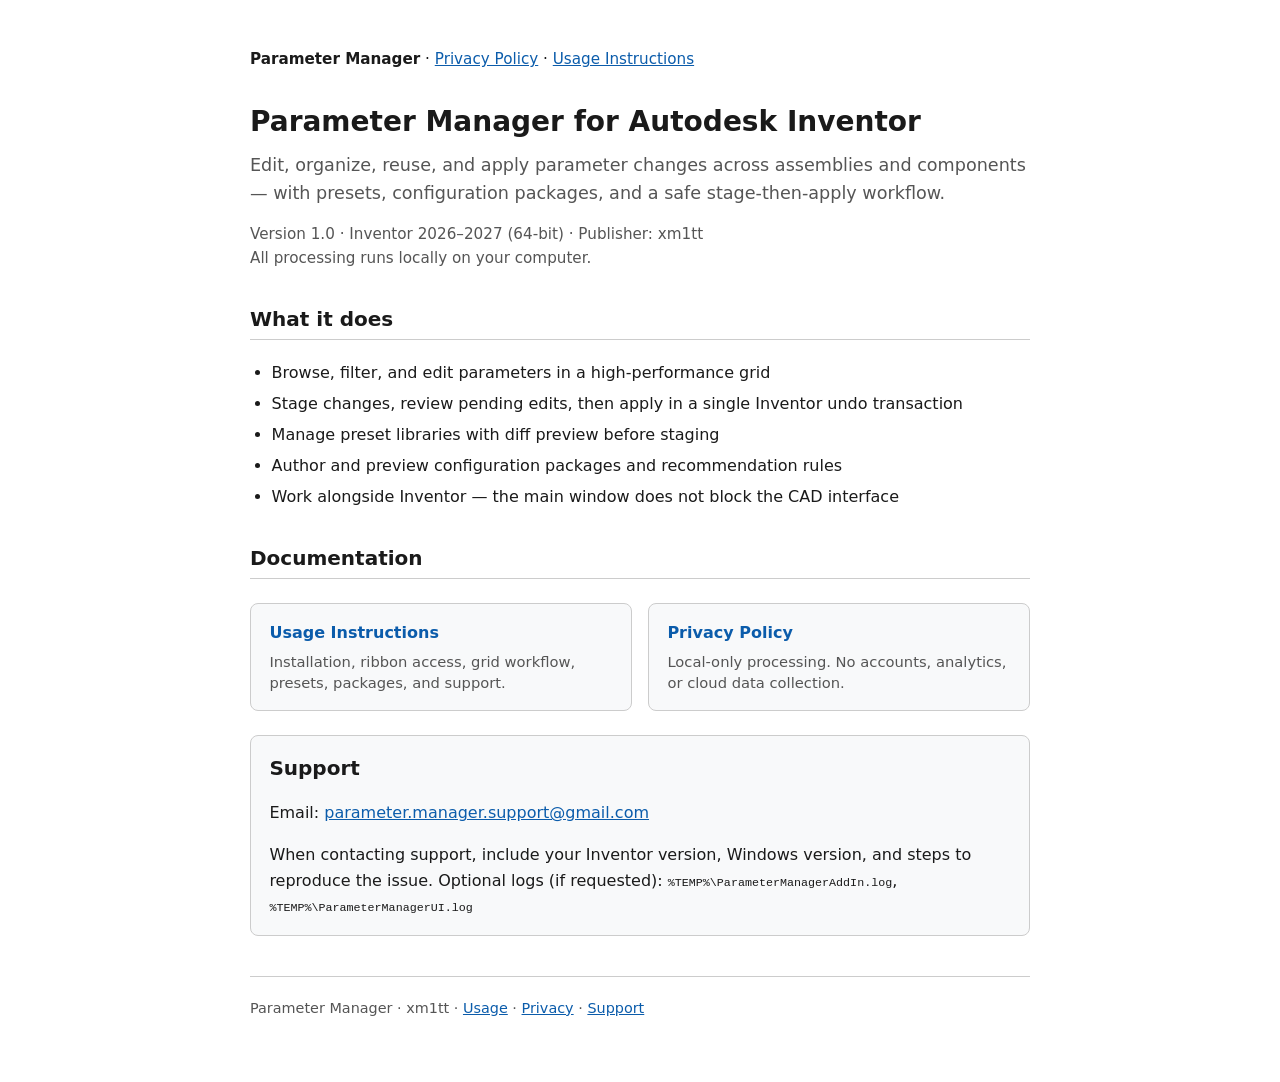
<file: index.html>
<!DOCTYPE html>
<html lang="en">
<head>
  <meta charset="utf-8">
  <meta name="viewport" content="width=device-width, initial-scale=1">
  <title>Parameter Manager for Autodesk Inventor</title>
  <meta name="description" content="Edit, organize, reuse, and apply parameter changes across assemblies and components in Autodesk Inventor 2026–2027.">
  <link rel="stylesheet" href="site.css">
</head>
<body>

<p class="site-nav"><strong>Parameter Manager</strong> · <a href="privacy.html">Privacy Policy</a> · <a href="usage.html">Usage Instructions</a></p>

<div class="hero">
  <h1>Parameter Manager for Autodesk Inventor</h1>
  <p class="hero-tagline">
    Edit, organize, reuse, and apply parameter changes across assemblies and components —
    with presets, configuration packages, and a safe stage-then-apply workflow.
  </p>
  <p class="meta">
    Version 1.0 · Inventor 2026–2027 (64-bit) · Publisher: xm1tt<br>
    All processing runs locally on your computer.
  </p>
</div>

<h2>What it does</h2>
<ul class="feature-list">
  <li>Browse, filter, and edit parameters in a high-performance grid</li>
  <li>Stage changes, review pending edits, then apply in a single Inventor undo transaction</li>
  <li>Manage preset libraries with diff preview before staging</li>
  <li>Author and preview configuration packages and recommendation rules</li>
  <li>Work alongside Inventor — the main window does not block the CAD interface</li>
</ul>

<h2>Documentation</h2>
<div class="link-cards">
  <a class="link-card" href="usage.html">
    <span class="link-card-title">Usage Instructions</span>
    <span class="link-card-desc">Installation, ribbon access, grid workflow, presets, packages, and support.</span>
  </a>
  <a class="link-card" href="privacy.html">
    <span class="link-card-title">Privacy Policy</span>
    <span class="link-card-desc">Local-only processing. No accounts, analytics, or cloud data collection.</span>
  </a>
</div>

<div class="support-block">
  <h2 style="margin-top: 0; border: 0; padding: 0;">Support</h2>
  <p>
    Email:
    <a href="mailto:parameter.manager.support@gmail.com">parameter.manager.support@gmail.com</a>
  </p>
  <p>
    When contacting support, include your Inventor version, Windows version, and steps to reproduce the issue.
    Optional logs (if requested): <code>%TEMP%\ParameterManagerAddIn.log</code>,
    <code>%TEMP%\ParameterManagerUI.log</code>
  </p>
</div>

<p class="site-footer">
  Parameter Manager · xm1tt ·
  <a href="usage.html">Usage</a> ·
  <a href="privacy.html">Privacy</a> ·
  <a href="mailto:parameter.manager.support@gmail.com">Support</a>
</p>

</body>
</html>
</file>
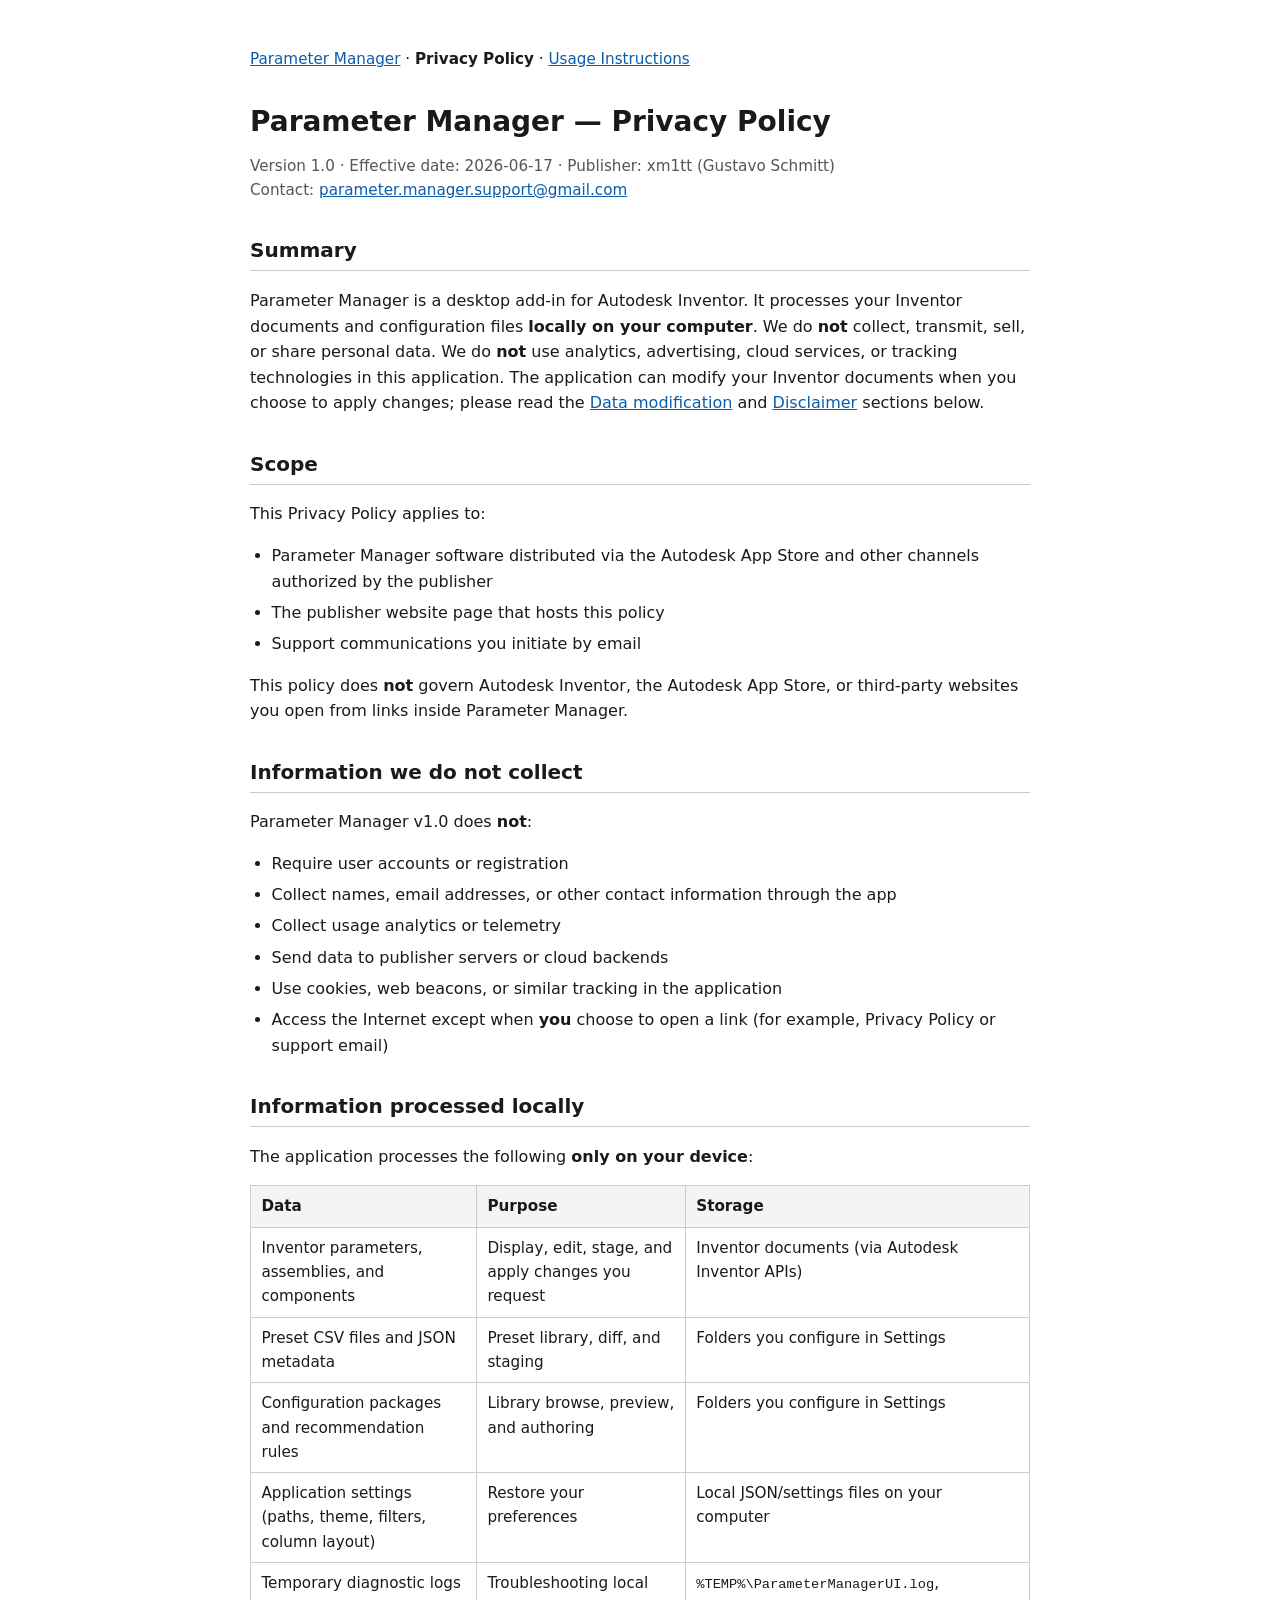
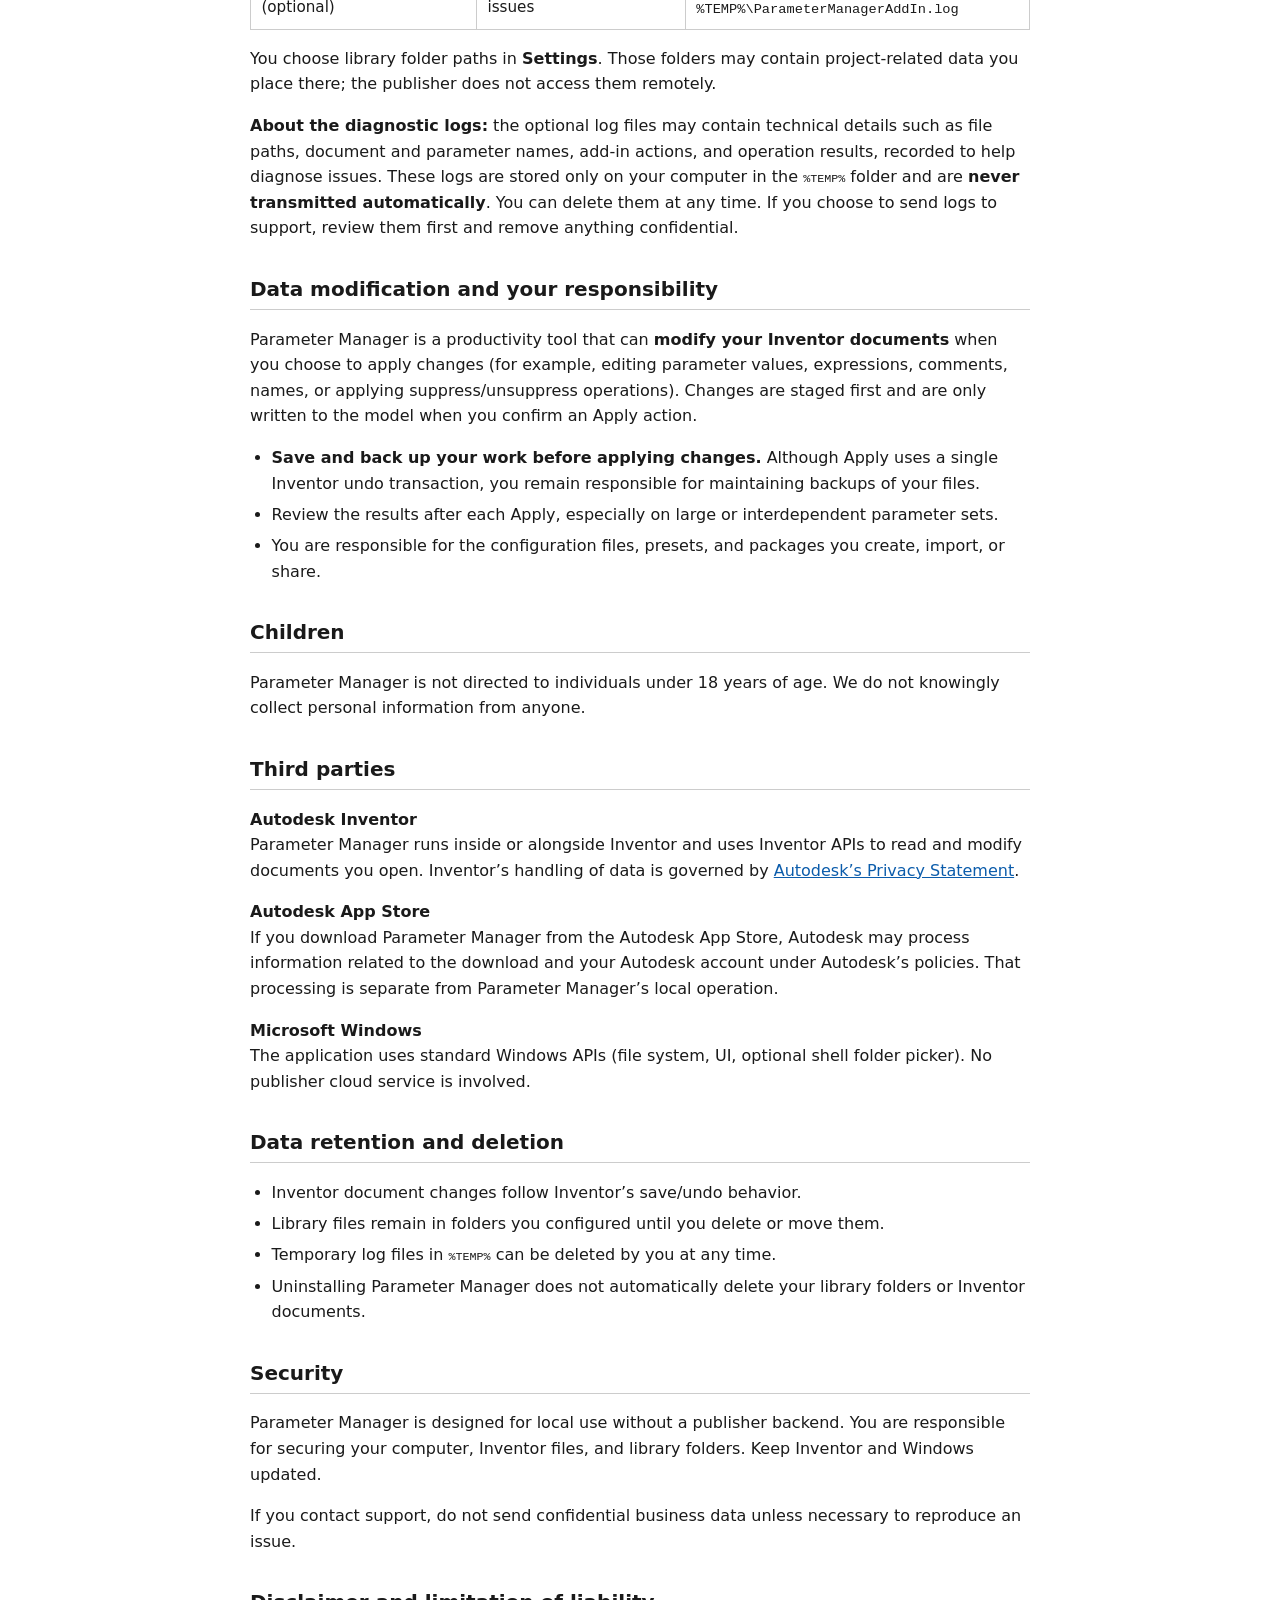
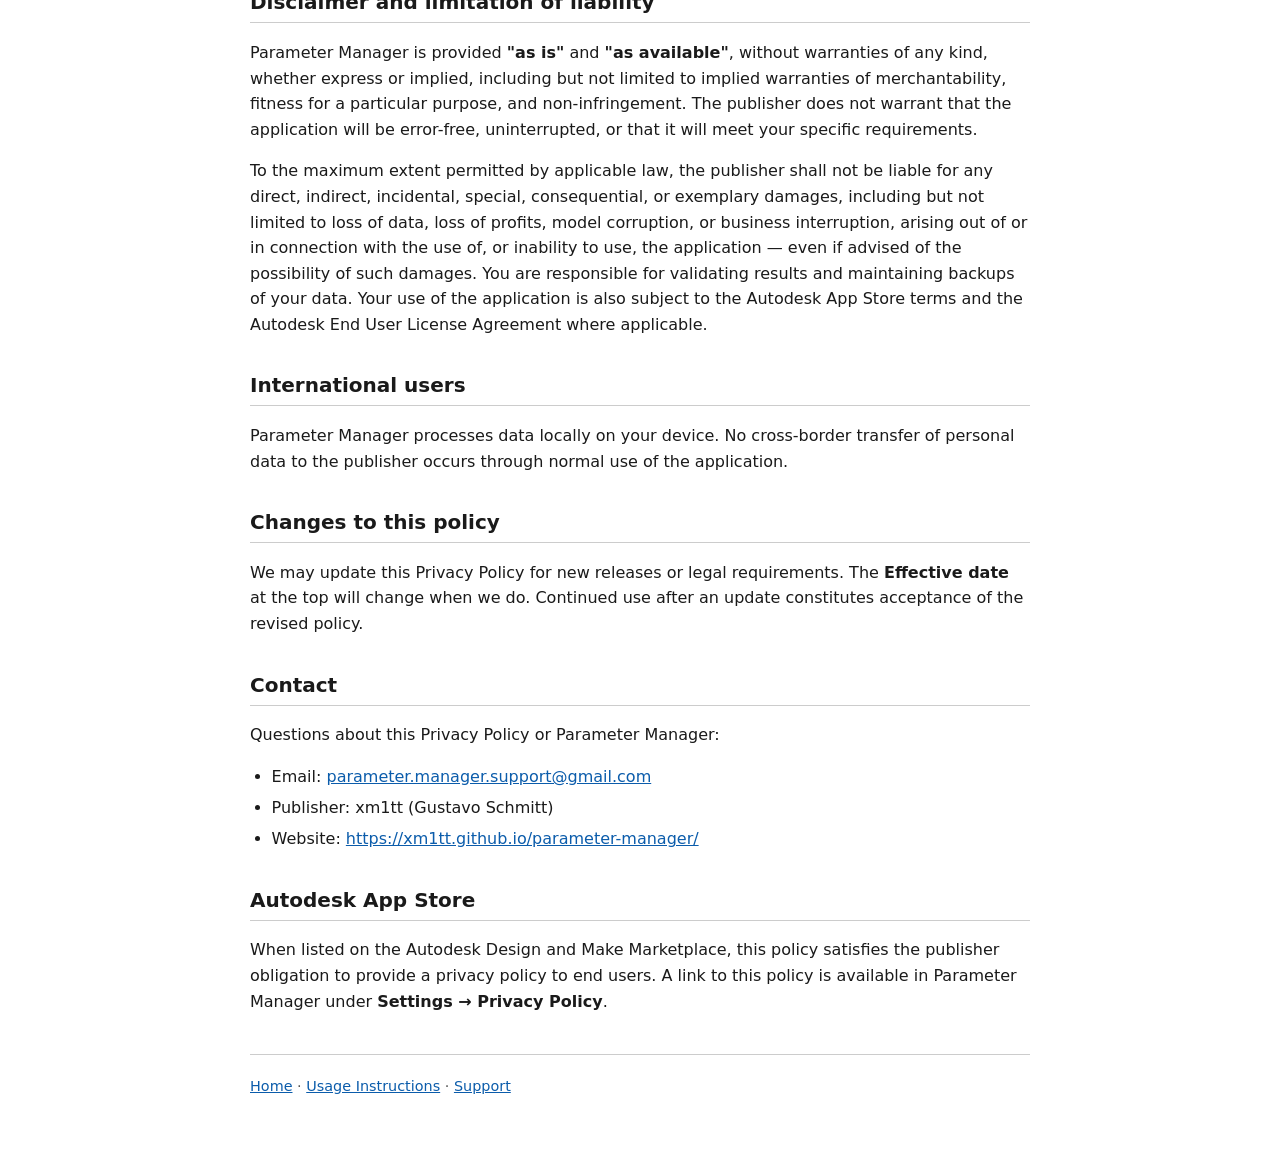
<file: privacy.html>
<!DOCTYPE html>
<html lang="en">
<head>
  <meta charset="utf-8">
  <meta name="viewport" content="width=device-width, initial-scale=1">
  <title>Parameter Manager — Privacy Policy</title>
  <meta name="description" content="Privacy Policy for Parameter Manager — local processing, no data collection.">
  <link rel="stylesheet" href="site.css">
</head>
<body>

<p class="site-nav"><a href="index.html">Parameter Manager</a> · <strong>Privacy Policy</strong> · <a href="usage.html">Usage Instructions</a></p>

<h1>Parameter Manager — Privacy Policy</h1>
<p class="meta">
  Version 1.0 · Effective date: 2026-06-17 · Publisher: xm1tt (Gustavo Schmitt)<br>
  Contact: <a href="mailto:parameter.manager.support@gmail.com">parameter.manager.support@gmail.com</a>
</p>

<h2>Summary</h2>
<p>
  Parameter Manager is a desktop add-in for Autodesk Inventor. It processes your Inventor documents and
  configuration files <strong>locally on your computer</strong>. We do <strong>not</strong> collect, transmit,
  sell, or share personal data. We do <strong>not</strong> use analytics, advertising, cloud services, or
  tracking technologies in this application. The application can modify your Inventor documents when you choose
  to apply changes; please read the <a href="#data-modification">Data modification</a> and
  <a href="#disclaimer">Disclaimer</a> sections below.
</p>

<h2>Scope</h2>
<p>This Privacy Policy applies to:</p>
<ul>
  <li>Parameter Manager software distributed via the Autodesk App Store and other channels authorized by the publisher</li>
  <li>The publisher website page that hosts this policy</li>
  <li>Support communications you initiate by email</li>
</ul>
<p>
  This policy does <strong>not</strong> govern Autodesk Inventor, the Autodesk App Store, or third-party websites
  you open from links inside Parameter Manager.
</p>

<h2>Information we do not collect</h2>
<p>Parameter Manager v1.0 does <strong>not</strong>:</p>
<ul>
  <li>Require user accounts or registration</li>
  <li>Collect names, email addresses, or other contact information through the app</li>
  <li>Collect usage analytics or telemetry</li>
  <li>Send data to publisher servers or cloud backends</li>
  <li>Use cookies, web beacons, or similar tracking in the application</li>
  <li>Access the Internet except when <strong>you</strong> choose to open a link (for example, Privacy Policy or support email)</li>
</ul>

<h2>Information processed locally</h2>
<p>The application processes the following <strong>only on your device</strong>:</p>
<table>
  <thead>
    <tr><th>Data</th><th>Purpose</th><th>Storage</th></tr>
  </thead>
  <tbody>
    <tr>
      <td>Inventor parameters, assemblies, and components</td>
      <td>Display, edit, stage, and apply changes you request</td>
      <td>Inventor documents (via Autodesk Inventor APIs)</td>
    </tr>
    <tr>
      <td>Preset CSV files and JSON metadata</td>
      <td>Preset library, diff, and staging</td>
      <td>Folders you configure in Settings</td>
    </tr>
    <tr>
      <td>Configuration packages and recommendation rules</td>
      <td>Library browse, preview, and authoring</td>
      <td>Folders you configure in Settings</td>
    </tr>
    <tr>
      <td>Application settings (paths, theme, filters, column layout)</td>
      <td>Restore your preferences</td>
      <td>Local JSON/settings files on your computer</td>
    </tr>
    <tr>
      <td>Temporary diagnostic logs (optional)</td>
      <td>Troubleshooting local issues</td>
      <td><code>%TEMP%\ParameterManagerUI.log</code>, <code>%TEMP%\ParameterManagerAddIn.log</code></td>
    </tr>
  </tbody>
</table>
<p>
  You choose library folder paths in <strong>Settings</strong>. Those folders may contain project-related data
  you place there; the publisher does not access them remotely.
</p>
<p>
  <strong>About the diagnostic logs:</strong> the optional log files may contain technical details such as
  file paths, document and parameter names, add-in actions, and operation results, recorded to help diagnose
  issues. These logs are stored only on your computer in the <code>%TEMP%</code> folder and are
  <strong>never transmitted automatically</strong>. You can delete them at any time. If you choose to send logs
  to support, review them first and remove anything confidential.
</p>

<h2 id="data-modification">Data modification and your responsibility</h2>
<p>
  Parameter Manager is a productivity tool that can <strong>modify your Inventor documents</strong> when you
  choose to apply changes (for example, editing parameter values, expressions, comments, names, or applying
  suppress/unsuppress operations). Changes are staged first and are only written to the model when you confirm
  an Apply action.
</p>
<ul>
  <li><strong>Save and back up your work before applying changes.</strong> Although Apply uses a single Inventor undo transaction, you remain responsible for maintaining backups of your files.</li>
  <li>Review the results after each Apply, especially on large or interdependent parameter sets.</li>
  <li>You are responsible for the configuration files, presets, and packages you create, import, or share.</li>
</ul>

<h2>Children</h2>
<p>
  Parameter Manager is not directed to individuals under 18 years of age. We do not knowingly collect personal
  information from anyone.
</p>

<h2>Third parties</h2>
<p><strong>Autodesk Inventor</strong><br>
  Parameter Manager runs inside or alongside Inventor and uses Inventor APIs to read and modify documents you open.
  Inventor’s handling of data is governed by
  <a href="https://www.autodesk.com/company/legal-notices-trademarks/privacy-statement" rel="noopener noreferrer">Autodesk’s Privacy Statement</a>.
</p>
<p><strong>Autodesk App Store</strong><br>
  If you download Parameter Manager from the Autodesk App Store, Autodesk may process information related to the
  download and your Autodesk account under Autodesk’s policies. That processing is separate from Parameter Manager’s
  local operation.
</p>
<p><strong>Microsoft Windows</strong><br>
  The application uses standard Windows APIs (file system, UI, optional shell folder picker). No publisher cloud
  service is involved.
</p>

<h2>Data retention and deletion</h2>
<ul>
  <li>Inventor document changes follow Inventor’s save/undo behavior.</li>
  <li>Library files remain in folders you configured until you delete or move them.</li>
  <li>Temporary log files in <code>%TEMP%</code> can be deleted by you at any time.</li>
  <li>Uninstalling Parameter Manager does not automatically delete your library folders or Inventor documents.</li>
</ul>

<h2>Security</h2>
<p>
  Parameter Manager is designed for local use without a publisher backend. You are responsible for securing your
  computer, Inventor files, and library folders. Keep Inventor and Windows updated.
</p>
<p>If you contact support, do not send confidential business data unless necessary to reproduce an issue.</p>

<h2 id="disclaimer">Disclaimer and limitation of liability</h2>
<p>
  Parameter Manager is provided <strong>"as is"</strong> and <strong>"as available"</strong>, without warranties
  of any kind, whether express or implied, including but not limited to implied warranties of merchantability,
  fitness for a particular purpose, and non-infringement. The publisher does not warrant that the application will
  be error-free, uninterrupted, or that it will meet your specific requirements.
</p>
<p>
  To the maximum extent permitted by applicable law, the publisher shall not be liable for any direct, indirect,
  incidental, special, consequential, or exemplary damages, including but not limited to loss of data, loss of
  profits, model corruption, or business interruption, arising out of or in connection with the use of, or
  inability to use, the application — even if advised of the possibility of such damages. You are responsible for
  validating results and maintaining backups of your data. Your use of the application is also subject to the
  Autodesk App Store terms and the Autodesk End User License Agreement where applicable.
</p>

<h2>International users</h2>
<p>
  Parameter Manager processes data locally on your device. No cross-border transfer of personal data to the publisher
  occurs through normal use of the application.
</p>

<h2>Changes to this policy</h2>
<p>
  We may update this Privacy Policy for new releases or legal requirements. The <strong>Effective date</strong> at
  the top will change when we do. Continued use after an update constitutes acceptance of the revised policy.
</p>

<h2>Contact</h2>
<p>Questions about this Privacy Policy or Parameter Manager:</p>
<ul>
  <li>Email: <a href="mailto:parameter.manager.support@gmail.com">parameter.manager.support@gmail.com</a></li>
  <li>Publisher: xm1tt (Gustavo Schmitt)</li>
  <li>Website: <a href="https://xm1tt.github.io/parameter-manager/">https://xm1tt.github.io/parameter-manager/</a></li>
</ul>

<h2>Autodesk App Store</h2>
<p>
  When listed on the Autodesk Design and Make Marketplace, this policy satisfies the publisher obligation to provide
  a privacy policy to end users. A link to this policy is available in Parameter Manager under
  <strong>Settings → Privacy Policy</strong>.
</p>

<p class="site-footer">
  <a href="index.html">Home</a> ·
  <a href="usage.html">Usage Instructions</a> ·
  <a href="mailto:parameter.manager.support@gmail.com">Support</a>
</p>

</body>
</html>
</file>
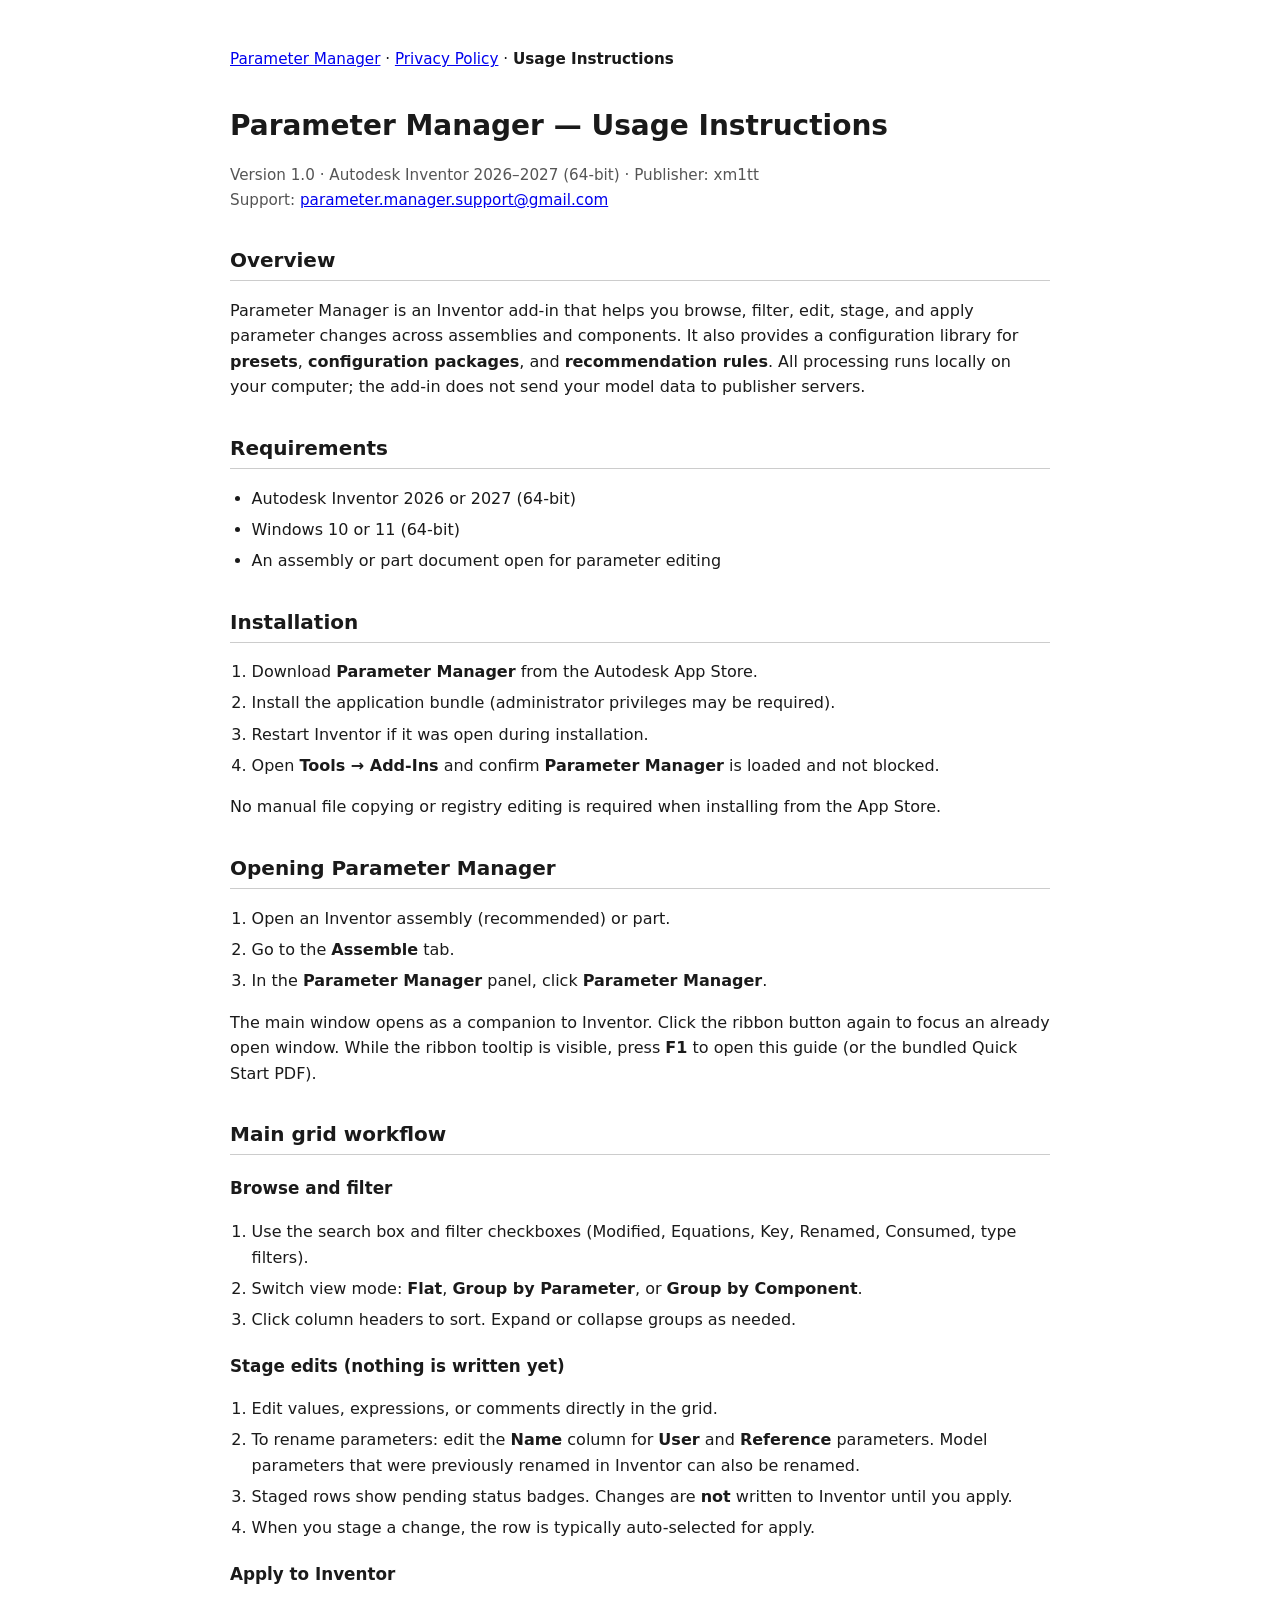
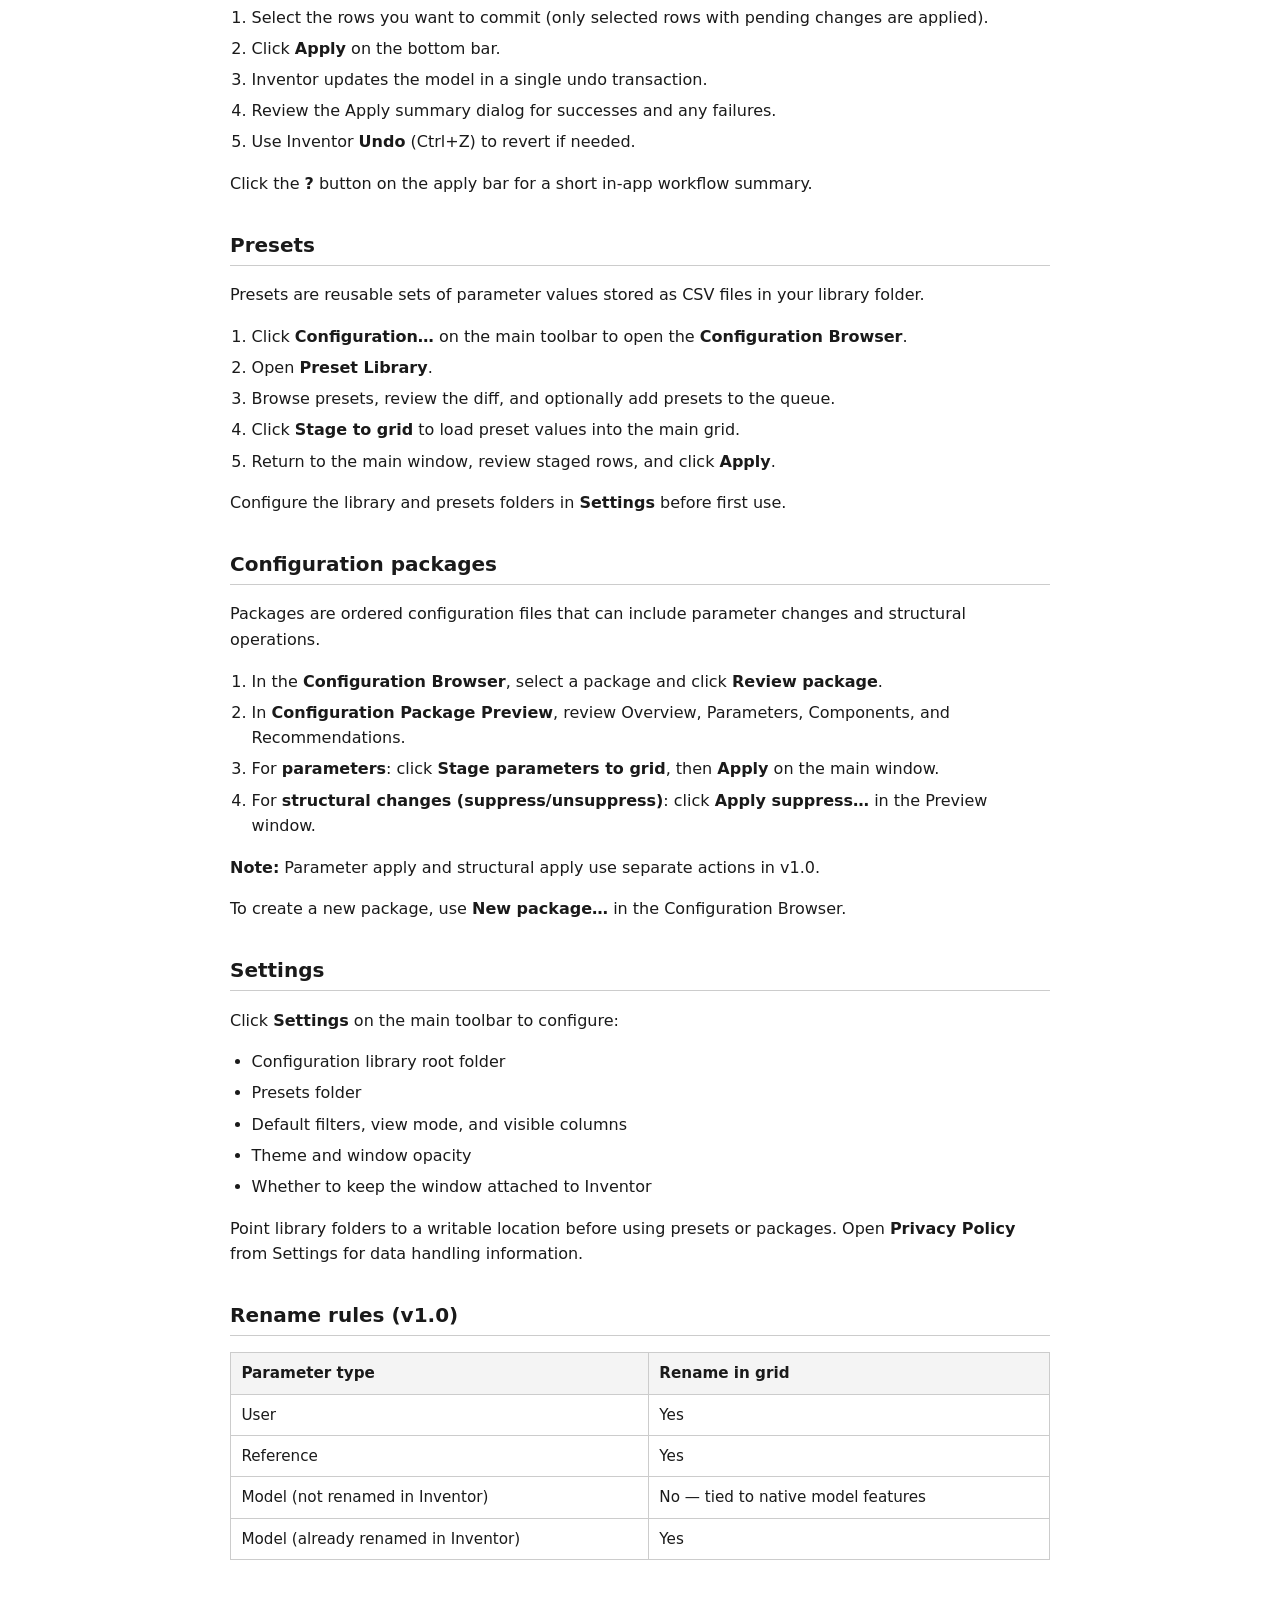
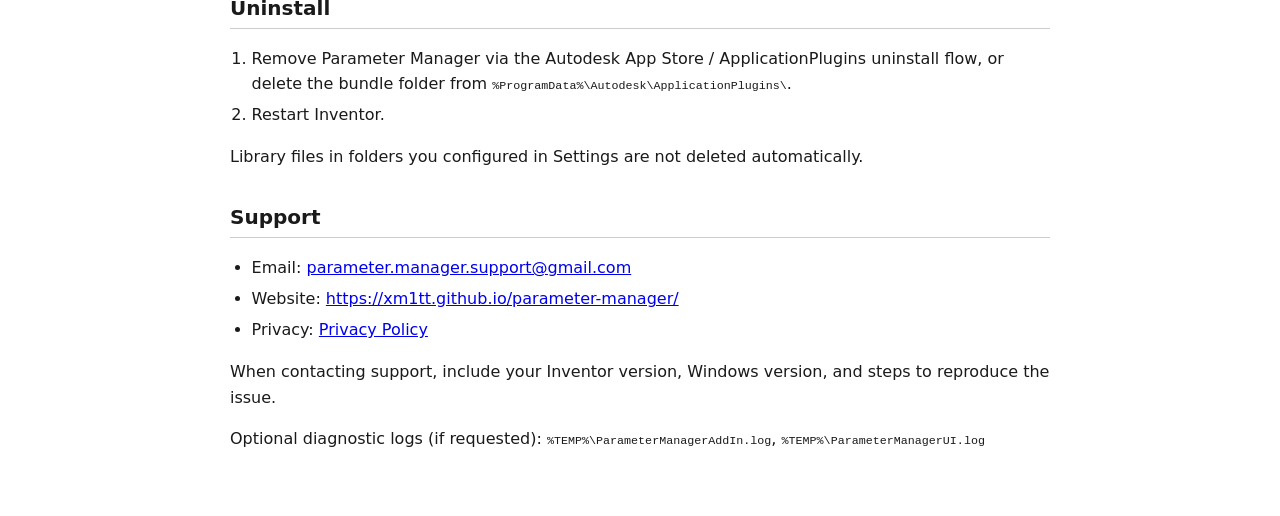
<file: usage.html>
<!DOCTYPE html>
<html lang="en">
<head>
  <meta charset="utf-8">
  <meta name="viewport" content="width=device-width, initial-scale=1">
  <title>Parameter Manager — Usage Instructions</title>
  <meta name="description" content="How to install and use Parameter Manager for Autodesk Inventor 2026–2027.">
  <style>
    :root { color-scheme: light dark; }
    body {
      font-family: "Segoe UI", system-ui, sans-serif;
      line-height: 1.6;
      max-width: 820px;
      margin: 0 auto;
      padding: 2rem 1.25rem 3rem;
      color: #1a1a1a;
      background: #fff;
    }
    @media (prefers-color-scheme: dark) {
      body { color: #e8e8e8; background: #121212; }
      a { color: #7eb8ff; }
      hr { border-color: #333; }
    }
    h1 { font-size: 1.75rem; margin-bottom: 0.25rem; }
    h2 { font-size: 1.25rem; margin-top: 2rem; border-bottom: 1px solid #ccc; padding-bottom: 0.25rem; }
    h3 { font-size: 1.05rem; margin-top: 1.25rem; }
    .meta { color: #555; font-size: 0.95rem; margin-bottom: 1.5rem; }
    @media (prefers-color-scheme: dark) { .meta { color: #aaa; } }
    code { font-size: 0.9em; }
    ul, ol { padding-left: 1.35rem; }
    li { margin: 0.35rem 0; }
    .nav { margin-bottom: 2rem; font-size: 0.95rem; }
    table { border-collapse: collapse; width: 100%; margin: 1rem 0; font-size: 0.95rem; }
    th, td { border: 1px solid #ccc; padding: 0.5rem 0.65rem; text-align: left; vertical-align: top; }
    @media (prefers-color-scheme: dark) { th, td { border-color: #444; } }
    th { background: #f4f4f4; }
    @media (prefers-color-scheme: dark) { th { background: #1e1e1e; } }
  </style>
</head>
<body>

<p class="nav"><a href="index.html">Parameter Manager</a> · <a href="privacy.html">Privacy Policy</a> · <strong>Usage Instructions</strong></p>

<h1>Parameter Manager — Usage Instructions</h1>
<p class="meta">
  Version 1.0 · Autodesk Inventor 2026–2027 (64-bit) · Publisher: xm1tt<br>
  Support: <a href="mailto:parameter.manager.support@gmail.com">parameter.manager.support@gmail.com</a>
</p>

<h2>Overview</h2>
<p>
  Parameter Manager is an Inventor add-in that helps you browse, filter, edit, stage, and apply parameter changes
  across assemblies and components. It also provides a configuration library for <strong>presets</strong>,
  <strong>configuration packages</strong>, and <strong>recommendation rules</strong>.
  All processing runs locally on your computer; the add-in does not send your model data to publisher servers.
</p>

<h2>Requirements</h2>
<ul>
  <li>Autodesk Inventor 2026 or 2027 (64-bit)</li>
  <li>Windows 10 or 11 (64-bit)</li>
  <li>An assembly or part document open for parameter editing</li>
</ul>

<h2>Installation</h2>
<ol>
  <li>Download <strong>Parameter Manager</strong> from the Autodesk App Store.</li>
  <li>Install the application bundle (administrator privileges may be required).</li>
  <li>Restart Inventor if it was open during installation.</li>
  <li>Open <strong>Tools → Add-Ins</strong> and confirm <strong>Parameter Manager</strong> is loaded and not blocked.</li>
</ol>
<p>No manual file copying or registry editing is required when installing from the App Store.</p>

<h2>Opening Parameter Manager</h2>
<ol>
  <li>Open an Inventor assembly (recommended) or part.</li>
  <li>Go to the <strong>Assemble</strong> tab.</li>
  <li>In the <strong>Parameter Manager</strong> panel, click <strong>Parameter Manager</strong>.</li>
</ol>
<p>
  The main window opens as a companion to Inventor. Click the ribbon button again to focus an already open window.
  While the ribbon tooltip is visible, press <strong>F1</strong> to open this guide (or the bundled Quick Start PDF).
</p>

<h2>Main grid workflow</h2>
<h3>Browse and filter</h3>
<ol>
  <li>Use the search box and filter checkboxes (Modified, Equations, Key, Renamed, Consumed, type filters).</li>
  <li>Switch view mode: <strong>Flat</strong>, <strong>Group by Parameter</strong>, or <strong>Group by Component</strong>.</li>
  <li>Click column headers to sort. Expand or collapse groups as needed.</li>
</ol>

<h3>Stage edits (nothing is written yet)</h3>
<ol>
  <li>Edit values, expressions, or comments directly in the grid.</li>
  <li>To rename parameters: edit the <strong>Name</strong> column for <strong>User</strong> and <strong>Reference</strong> parameters.
      Model parameters that were previously renamed in Inventor can also be renamed.</li>
  <li>Staged rows show pending status badges. Changes are <strong>not</strong> written to Inventor until you apply.</li>
  <li>When you stage a change, the row is typically auto-selected for apply.</li>
</ol>

<h3>Apply to Inventor</h3>
<ol>
  <li>Select the rows you want to commit (only selected rows with pending changes are applied).</li>
  <li>Click <strong>Apply</strong> on the bottom bar.</li>
  <li>Inventor updates the model in a single undo transaction.</li>
  <li>Review the Apply summary dialog for successes and any failures.</li>
  <li>Use Inventor <strong>Undo</strong> (Ctrl+Z) to revert if needed.</li>
</ol>
<p>Click the <strong>?</strong> button on the apply bar for a short in-app workflow summary.</p>

<h2>Presets</h2>
<p>Presets are reusable sets of parameter values stored as CSV files in your library folder.</p>
<ol>
  <li>Click <strong>Configuration…</strong> on the main toolbar to open the <strong>Configuration Browser</strong>.</li>
  <li>Open <strong>Preset Library</strong>.</li>
  <li>Browse presets, review the diff, and optionally add presets to the queue.</li>
  <li>Click <strong>Stage to grid</strong> to load preset values into the main grid.</li>
  <li>Return to the main window, review staged rows, and click <strong>Apply</strong>.</li>
</ol>
<p>Configure the library and presets folders in <strong>Settings</strong> before first use.</p>

<h2>Configuration packages</h2>
<p>Packages are ordered configuration files that can include parameter changes and structural operations.</p>
<ol>
  <li>In the <strong>Configuration Browser</strong>, select a package and click <strong>Review package</strong>.</li>
  <li>In <strong>Configuration Package Preview</strong>, review Overview, Parameters, Components, and Recommendations.</li>
  <li>For <strong>parameters</strong>: click <strong>Stage parameters to grid</strong>, then <strong>Apply</strong> on the main window.</li>
  <li>For <strong>structural changes (suppress/unsuppress)</strong>: click <strong>Apply suppress…</strong> in the Preview window.</li>
</ol>
<p><strong>Note:</strong> Parameter apply and structural apply use separate actions in v1.0.</p>
<p>To create a new package, use <strong>New package…</strong> in the Configuration Browser.</p>

<h2>Settings</h2>
<p>Click <strong>Settings</strong> on the main toolbar to configure:</p>
<ul>
  <li>Configuration library root folder</li>
  <li>Presets folder</li>
  <li>Default filters, view mode, and visible columns</li>
  <li>Theme and window opacity</li>
  <li>Whether to keep the window attached to Inventor</li>
</ul>
<p>Point library folders to a writable location before using presets or packages. Open <strong>Privacy Policy</strong> from Settings for data handling information.</p>

<h2>Rename rules (v1.0)</h2>
<table>
  <thead>
    <tr><th>Parameter type</th><th>Rename in grid</th></tr>
  </thead>
  <tbody>
    <tr><td>User</td><td>Yes</td></tr>
    <tr><td>Reference</td><td>Yes</td></tr>
    <tr><td>Model (not renamed in Inventor)</td><td>No — tied to native model features</td></tr>
    <tr><td>Model (already renamed in Inventor)</td><td>Yes</td></tr>
  </tbody>
</table>

<h2>Uninstall</h2>
<ol>
  <li>Remove Parameter Manager via the Autodesk App Store / ApplicationPlugins uninstall flow, or delete the bundle folder from
      <code>%ProgramData%\Autodesk\ApplicationPlugins\</code>.</li>
  <li>Restart Inventor.</li>
</ol>
<p>Library files in folders you configured in Settings are not deleted automatically.</p>

<h2>Support</h2>
<ul>
  <li>Email: <a href="mailto:parameter.manager.support@gmail.com">parameter.manager.support@gmail.com</a></li>
  <li>Website: <a href="https://xm1tt.github.io/parameter-manager/">https://xm1tt.github.io/parameter-manager/</a></li>
  <li>Privacy: <a href="privacy.html">Privacy Policy</a></li>
</ul>
<p>When contacting support, include your Inventor version, Windows version, and steps to reproduce the issue.</p>
<p>Optional diagnostic logs (if requested): <code>%TEMP%\ParameterManagerAddIn.log</code>, <code>%TEMP%\ParameterManagerUI.log</code></p>

</body>
</html>
</file>
<file: site.css>
:root {
  color-scheme: light dark;
  --text: #1a1a1a;
  --text-muted: #555;
  --bg: #fff;
  --border: #ccc;
  --table-head: #f4f4f4;
  --link: #0b5cab;
  --card-bg: #f8f9fa;
  --accent: #0b5cab;
}

@media (prefers-color-scheme: dark) {
  :root {
    --text: #e8e8e8;
    --text-muted: #aaa;
    --bg: #121212;
    --border: #444;
    --table-head: #1e1e1e;
    --link: #7eb8ff;
    --card-bg: #1a1a1a;
    --accent: #7eb8ff;
  }
}

* {
  box-sizing: border-box;
}

body {
  font-family: "Segoe UI", system-ui, sans-serif;
  line-height: 1.6;
  max-width: 820px;
  margin: 0 auto;
  padding: 2rem 1.25rem 3rem;
  color: var(--text);
  background: var(--bg);
}

a {
  color: var(--link);
}

a:hover {
  text-decoration: none;
}

h1 {
  font-size: 1.75rem;
  margin-bottom: 0.25rem;
  line-height: 1.25;
}

h2 {
  font-size: 1.25rem;
  margin-top: 2rem;
  border-bottom: 1px solid var(--border);
  padding-bottom: 0.25rem;
}

h3 {
  font-size: 1.05rem;
  margin-top: 1.25rem;
}

.meta {
  color: var(--text-muted);
  font-size: 0.95rem;
  margin-bottom: 1.5rem;
}

code {
  font-size: 0.9em;
}

ul,
ol {
  padding-left: 1.35rem;
}

li {
  margin: 0.35rem 0;
}

hr {
  border: 0;
  border-top: 1px solid var(--border);
  margin: 2rem 0;
}

table {
  border-collapse: collapse;
  width: 100%;
  margin: 1rem 0;
  font-size: 0.95rem;
}

th,
td {
  border: 1px solid var(--border);
  padding: 0.5rem 0.65rem;
  text-align: left;
  vertical-align: top;
}

th {
  background: var(--table-head);
}

.site-nav {
  margin-bottom: 2rem;
  font-size: 0.95rem;
}

.site-nav strong {
  font-weight: 600;
}

.site-footer {
  margin-top: 2.5rem;
  padding-top: 1.25rem;
  border-top: 1px solid var(--border);
  font-size: 0.9rem;
  color: var(--text-muted);
}

.hero {
  margin-bottom: 2rem;
}

.hero-tagline {
  font-size: 1.1rem;
  margin: 0.75rem 0 0;
  color: var(--text-muted);
}

.feature-list {
  margin: 1.25rem 0;
}

.link-cards {
  display: grid;
  gap: 1rem;
  margin: 1.5rem 0;
}

@media (min-width: 540px) {
  .link-cards {
    grid-template-columns: 1fr 1fr;
  }
}

.link-card {
  display: block;
  padding: 1rem 1.15rem;
  border: 1px solid var(--border);
  border-radius: 8px;
  background: var(--card-bg);
  text-decoration: none;
  color: inherit;
  transition: border-color 0.15s ease;
}

.link-card:hover {
  border-color: var(--accent);
  text-decoration: none;
}

.link-card-title {
  display: block;
  font-weight: 600;
  margin-bottom: 0.35rem;
  color: var(--accent);
}

.link-card-desc {
  display: block;
  font-size: 0.92rem;
  color: var(--text-muted);
  line-height: 1.45;
}

.support-block {
  padding: 1rem 1.15rem;
  border: 1px solid var(--border);
  border-radius: 8px;
  background: var(--card-bg);
  margin: 1.5rem 0;
}

.support-block p:last-child {
  margin-bottom: 0;
}
</file>
